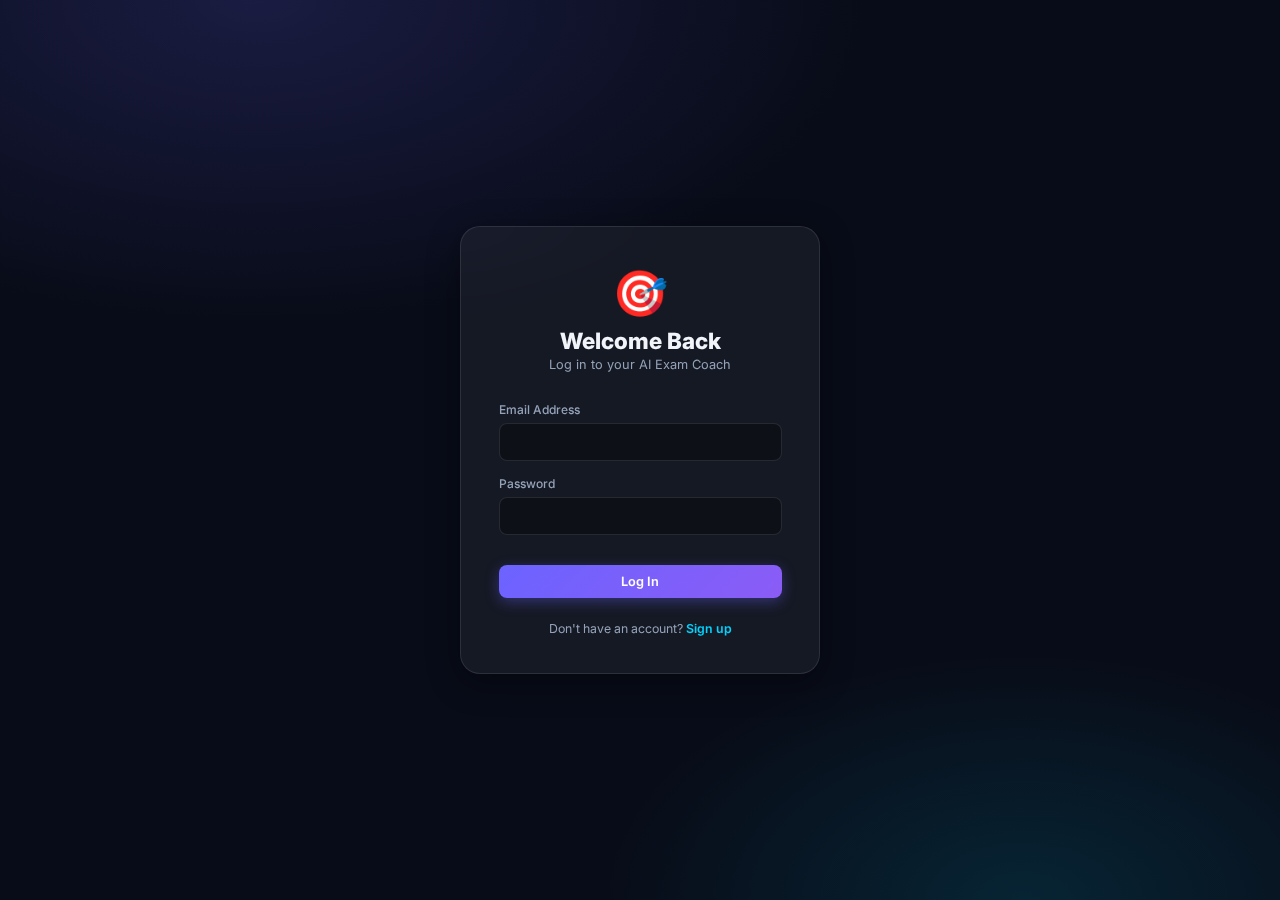
<file: exam-coach/frontend/login.html>
<!DOCTYPE html>
<html lang="en">

<head>
    <meta charset="UTF-8" />
    <meta name="viewport" content="width=device-width, initial-scale=1.0" />
    <title>Login — Exam Coach</title>
    <link rel="preconnect" href="https://fonts.googleapis.com" />
    <link href="https://fonts.googleapis.com/css2?family=Inter:wght@300;400;500;600;700;800&display=swap"
        rel="stylesheet" />
    <link rel="stylesheet" href="style.css" />
</head>

<body class="auth-body">
    <div class="auth-container">
        <div class="auth-card" id="login-card">
            <div class="auth-header">
                <span class="brand-icon">🎯</span>
                <h2>Welcome Back</h2>
                <p>Log in to your AI Exam Coach</p>
            </div>
            <form id="login-form">
                <div class="form-row">
                    <label>Email Address</label>
                    <input type="email" id="login-email" class="input-sm" style="width:100%" required />
                </div>
                <div class="form-row">
                    <label>Password</label>
                    <input type="password" id="login-password" class="input-sm" style="width:100%" required />
                </div>
                <button type="submit" class="btn btn-primary"
                    style="width:100%; justify-content:center; margin-top: 1rem;">Log In</button>
            </form>
            <div class="auth-switch">
                Don't have an account? <a href="#" id="show-register">Sign up</a>
            </div>
        </div>

        <div class="auth-card hidden" id="register-card">
            <div class="auth-header">
                <span class="brand-icon">✨</span>
                <h2>Create Account</h2>
                <p>Start your personalized journey</p>
            </div>
            <form id="register-form">
                <div class="form-row">
                    <label>Full Name</label>
                    <input type="text" id="reg-name" class="input-sm" style="width:100%" required />
                </div>
                <div class="form-row">
                    <label>Email Address</label>
                    <input type="email" id="reg-email" class="input-sm" style="width:100%" required />
                </div>
                <div class="form-row">
                    <label>Password</label>
                    <input type="password" id="reg-password" class="input-sm" style="width:100%" required />
                </div>
                <button type="submit" class="btn btn-primary"
                    style="width:100%; justify-content:center; margin-top: 1rem;">Create Account</button>
            </form>
            <div class="auth-switch">
                Already have an account? <a href="#" id="show-login">Log in</a>
            </div>
        </div>
    </div>

    <div id="toast" class="toast hidden" role="alert"></div>

    <!-- Loader overlay -->
    <div id="loader" class="loader-overlay hidden">
        <div class="loader-spinner"></div>
        <p id="loader-msg">Authenticating…</p>
    </div>

    <script src="auth.js"></script>
</body>

</html>
</file>
<file: exam-coach/frontend/style.css>
/* ══════════════════════════════════════════════════════════════════════════
   Personalized Entrance Exam Coach — Style Sheet
   Theme: Dark Glassmorphism · Accent: Electric Indigo + Cyan
   ══════════════════════════════════════════════════════════════════════════ */

/* ── Variables ──────────────────────────────────────────────────────────── */
:root {
  --bg-dark: #080c18;
  --bg-card: rgba(255, 255, 255, 0.055);
  --bg-card-hov: rgba(255, 255, 255, 0.09);
  --border: rgba(255, 255, 255, 0.10);
  --accent: #6C63FF;
  --accent-glow: rgba(108, 99, 255, 0.35);
  --cyan: #00D4FF;
  --green: #22d3a6;
  --red: #f87171;
  --orange: #fb923c;
  --text-1: #f1f5f9;
  --text-2: #94a3b8;
  --text-3: #64748b;
  --radius-sm: 8px;
  --radius-md: 14px;
  --radius-lg: 20px;
  --shadow: 0 8px 32px rgba(0, 0, 0, 0.4);
  --transition: 0.24s cubic-bezier(.4, 0, .2, 1);
  font-size: 15px;
}

/* ── Reset ──────────────────────────────────────────────────────────────── */
*,
*::before,
*::after {
  box-sizing: border-box;
  margin: 0;
  padding: 0;
}

html {
  scroll-behavior: smooth;
}

body {
  font-family: 'Inter', system-ui, sans-serif;
  background: var(--bg-dark);
  color: var(--text-1);
  min-height: 100vh;
  background-image:
    radial-gradient(ellipse 80% 60% at 20% 0%, rgba(108, 99, 255, 0.18) 0%, transparent 60%),
    radial-gradient(ellipse 60% 50% at 80% 100%, rgba(0, 212, 255, 0.12) 0%, transparent 55%);
  background-attachment: fixed;
}

/* ── Scrollbar ──────────────────────────────────────────────────────────── */
::-webkit-scrollbar {
  width: 6px;
}

::-webkit-scrollbar-track {
  background: transparent;
}

::-webkit-scrollbar-thumb {
  background: var(--border);
  border-radius: 10px;
}

/* ── Header ─────────────────────────────────────────────────────────────── */
.site-header {
  backdrop-filter: blur(20px);
  -webkit-backdrop-filter: blur(20px);
  background: rgba(108, 99, 255, 0.10);
  border-bottom: 1px solid var(--border);
  position: sticky;
  top: 0;
  z-index: 100;
}

.header-inner {
  max-width: 1180px;
  margin: 0 auto;
  padding: 0.9rem 1.5rem;
  display: flex;
  align-items: center;
  justify-content: space-between;
}

.brand {
  display: flex;
  align-items: center;
  gap: 0.75rem;
}

.brand-icon {
  font-size: 2rem;
}

.brand-title {
  font-size: 1.35rem;
  font-weight: 800;
  letter-spacing: -0.5px;
  line-height: 1;
}

.brand-sub {
  font-size: 0.72rem;
  color: var(--text-2);
  margin-top: 2px;
}

.header-meta {
  display: flex;
  align-items: center;
  gap: 0.9rem;
}

.student-label {
  font-size: 0.8rem;
  color: var(--text-2);
}

.badge-ai {
  background: linear-gradient(135deg, var(--accent), var(--cyan));
  color: #fff;
  font-size: 0.7rem;
  font-weight: 700;
  padding: 0.3rem 0.7rem;
  border-radius: 999px;
  animation: pulse-glow 2.5s ease-in-out infinite;
}

@keyframes pulse-glow {

  0%,
  100% {
    box-shadow: 0 0 0 0 var(--accent-glow);
  }

  50% {
    box-shadow: 0 0 0 8px transparent;
  }
}

/* ── Tab Navigation ─────────────────────────────────────────────────────── */
.tab-nav {
  max-width: 1180px;
  margin: 1.2rem auto 0;
  padding: 0 1.5rem;
  display: flex;
  gap: 0.4rem;
  flex-wrap: wrap;
}

.tab-btn {
  background: var(--bg-card);
  border: 1px solid var(--border);
  color: var(--text-2);
  padding: 0.55rem 1.1rem;
  border-radius: var(--radius-sm);
  font-family: inherit;
  font-size: 0.82rem;
  font-weight: 500;
  cursor: pointer;
  transition: var(--transition);
  backdrop-filter: blur(10px);
}

.tab-btn:hover {
  background: var(--bg-card-hov);
  color: var(--text-1);
}

.tab-btn.active {
  background: linear-gradient(135deg, var(--accent), #8B5CF6);
  border-color: transparent;
  color: #fff;
  box-shadow: 0 4px 18px var(--accent-glow);
}

/* ── Main / Panels ──────────────────────────────────────────────────────── */
.main-content {
  max-width: 1180px;
  margin: 1.5rem auto 3rem;
  padding: 0 1.5rem;
}

.tab-panel {
  display: none;
  animation: fadeIn 0.28s ease;
}

.tab-panel.active {
  display: block;
}

@keyframes fadeIn {
  from {
    opacity: 0;
    transform: translateY(8px);
  }

  to {
    opacity: 1;
  }
}

.panel-header {
  margin-bottom: 1.5rem;
}

.panel-header h2 {
  font-size: 1.5rem;
  font-weight: 700;
  margin-bottom: 0.3rem;
}

.panel-header p {
  color: var(--text-2);
  font-size: 0.88rem;
}

/* ── Card ───────────────────────────────────────────────────────────────── */
.card {
  background: var(--bg-card);
  border: 1px solid var(--border);
  border-radius: var(--radius-md);
  backdrop-filter: blur(16px);
  padding: 1.5rem;
  transition: var(--transition);
}

.card:hover {
  border-color: rgba(255, 255, 255, 0.16);
}

/* ── Form Card ──────────────────────────────────────────────────────────── */
.form-card {
  margin-bottom: 1.5rem;
}

.form-row {
  margin-bottom: 1rem;
}

.form-row label {
  display: block;
  font-size: 0.8rem;
  color: var(--text-2);
  margin-bottom: 0.4rem;
  font-weight: 500;
}

textarea,
.input-sm {
  width: 100%;
  background: rgba(0, 0, 0, 0.3);
  border: 1px solid var(--border);
  border-radius: var(--radius-sm);
  color: var(--text-1);
  font-family: monospace;
  font-size: 0.82rem;
  padding: 0.7rem 0.9rem;
  resize: vertical;
  transition: border-color var(--transition);
}

textarea:focus,
.input-sm:focus {
  outline: none;
  border-color: var(--accent);
  box-shadow: 0 0 0 3px var(--accent-glow);
}

.input-sm {
  font-family: inherit;
  width: 80px;
}

/* ── Buttons ─────────────────────────────────────────────────────────────── */
.btn-group {
  display: flex;
  gap: 0.75rem;
  flex-wrap: wrap;
}

.btn {
  padding: 0.6rem 1.25rem;
  border-radius: var(--radius-sm);
  font-family: inherit;
  font-size: 0.85rem;
  font-weight: 600;
  cursor: pointer;
  border: none;
  transition: var(--transition);
  display: inline-flex;
  align-items: center;
  gap: 0.4rem;
}

.btn-primary {
  background: linear-gradient(135deg, var(--accent), #8B5CF6);
  color: #fff;
  box-shadow: 0 4px 14px var(--accent-glow);
}

.btn-primary:hover {
  transform: translateY(-2px);
  box-shadow: 0 6px 22px var(--accent-glow);
}

.btn-secondary {
  background: var(--bg-card);
  border: 1px solid var(--border);
  color: var(--text-1);
}

.btn-secondary:hover {
  background: var(--bg-card-hov);
}

.btn:disabled {
  opacity: 0.5;
  cursor: not-allowed;
  transform: none !important;
}

/* ── Info/Code Card ─────────────────────────────────────────────────────── */
.info-card {
  margin-top: 1rem;
}

.info-card h3 {
  font-size: 0.9rem;
  margin-bottom: 0.75rem;
  color: var(--text-2);
}

.code-block {
  background: rgba(0, 0, 0, 0.45);
  border: 1px solid var(--border);
  border-radius: var(--radius-sm);
  padding: 1rem;
  font-size: 0.76rem;
  color: var(--cyan);
  overflow-x: auto;
  white-space: pre;
}

/* ── Result Box ─────────────────────────────────────────────────────────── */
.result-box {
  border-radius: var(--radius-md);
  padding: 1rem 1.25rem;
  margin-bottom: 1.5rem;
  font-size: 0.88rem;
  line-height: 1.6;
  border-left: 4px solid var(--green);
  background: rgba(34, 211, 166, 0.08);
}

.result-box.error {
  border-color: var(--red);
  background: rgba(248, 113, 113, 0.08);
}

/* ── Stat Cards ─────────────────────────────────────────────────────────── */
.stats-row {
  display: grid;
  grid-template-columns: repeat(auto-fit, minmax(140px, 1fr));
  gap: 1rem;
  margin-bottom: 1.5rem;
}

.stat-card {
  background: var(--bg-card);
  border: 1px solid var(--border);
  border-radius: var(--radius-md);
  padding: 1.2rem 1rem;
  text-align: center;
  backdrop-filter: blur(12px);
}

.stat-val {
  display: block;
  font-size: 2rem;
  font-weight: 800;
  background: linear-gradient(135deg, var(--accent), var(--cyan));
  -webkit-background-clip: text;
  -webkit-text-fill-color: transparent;
}

.stat-label {
  display: block;
  font-size: 0.73rem;
  color: var(--text-2);
  margin-top: 0.3rem;
}

/* ── Topics Grid ────────────────────────────────────────────────────────── */
.topics-grid {
  display: grid;
  grid-template-columns: repeat(auto-fill, minmax(320px, 1fr));
  gap: 1rem;
}

.topic-card {
  background: var(--bg-card);
  border: 1px solid var(--border);
  border-radius: var(--radius-md);
  padding: 1.1rem 1.25rem;
  backdrop-filter: blur(12px);
  transition: var(--transition);
  position: relative;
  overflow: hidden;
}

.topic-card::before {
  content: '';
  position: absolute;
  left: 0;
  top: 0;
  bottom: 0;
  width: 4px;
}

.topic-card.weak::before {
  background: linear-gradient(180deg, var(--red), var(--orange));
}

.topic-card.strong::before {
  background: linear-gradient(180deg, var(--green), var(--cyan));
}

.topic-card:hover {
  transform: translateY(-3px);
  box-shadow: var(--shadow);
}

.topic-rank {
  font-size: 0.68rem;
  font-weight: 700;
  text-transform: uppercase;
  color: var(--text-3);
  margin-bottom: 0.3rem;
}

.topic-title {
  font-size: 1rem;
  font-weight: 700;
  margin-bottom: 0.15rem;
}

.topic-subject-tag {
  display: inline-block;
  font-size: 0.65rem;
  font-weight: 600;
  padding: 0.2rem 0.5rem;
  border-radius: 999px;
  margin-bottom: 0.75rem;
}

.tag-physics {
  background: rgba(108, 99, 255, 0.2);
  color: #a5b4fc;
}

.tag-chemistry {
  background: rgba(0, 212, 255, 0.15);
  color: #67e8f9;
}

.tag-mathematics {
  background: rgba(251, 146, 60, 0.2);
  color: #fdba74;
}

.tag-default {
  background: rgba(100, 116, 139, 0.2);
  color: var(--text-2);
}

.score-row {
  display: grid;
  grid-template-columns: 1fr 1fr 1fr;
  gap: 0.5rem;
}

.score-item label {
  display: block;
  font-size: 0.62rem;
  color: var(--text-3);
  margin-bottom: 2px;
}

.score-item span {
  font-size: 0.9rem;
  font-weight: 700;
}

.ws-bar-wrap {
  margin-top: 0.75rem;
}

.ws-bar-track {
  background: rgba(255, 255, 255, 0.07);
  border-radius: 99px;
  height: 7px;
  overflow: hidden;
}

.ws-bar-fill {
  height: 100%;
  border-radius: 99px;
  transition: width 0.8s ease;
}

.ws-label {
  font-size: 0.65rem;
  color: var(--text-2);
  margin-top: 0.3rem;
  display: flex;
  justify-content: space-between;
}

/* ── Study Plan ─────────────────────────────────────────────────────────── */
.plan-container {
  display: flex;
  flex-direction: column;
  gap: 1rem;
}

.day-card {
  background: var(--bg-card);
  border: 1px solid var(--border);
  border-radius: var(--radius-md);
  overflow: hidden;
  backdrop-filter: blur(12px);
  transition: var(--transition);
}

.day-header {
  display: flex;
  align-items: center;
  justify-content: space-between;
  padding: 1rem 1.25rem;
  cursor: pointer;
  background: rgba(108, 99, 255, 0.07);
}

.day-header:hover {
  background: rgba(108, 99, 255, 0.12);
}

.day-num {
  font-size: 0.7rem;
  font-weight: 700;
  color: var(--accent);
  text-transform: uppercase;
}

.day-focus {
  font-size: 1rem;
  font-weight: 700;
}

.day-meta {
  display: flex;
  gap: 1rem;
  font-size: 0.78rem;
  color: var(--text-2);
}

.day-meta span {
  display: flex;
  align-items: center;
  gap: 0.3rem;
}

.day-chevron {
  transition: transform var(--transition);
  color: var(--text-3);
}

.day-card.open .day-chevron {
  transform: rotate(180deg);
}

.day-body {
  display: none;
  padding: 1.25rem;
  border-top: 1px solid var(--border);
}

.day-card.open .day-body {
  display: block;
}

.blocks-list {
  list-style: none;
  margin-bottom: 1rem;
}

.blocks-list li {
  padding: 0.45rem 0.6rem;
  margin-bottom: 0.35rem;
  background: rgba(108, 99, 255, 0.07);
  border-radius: var(--radius-sm);
  font-size: 0.83rem;
  display: flex;
  align-items: center;
  gap: 0.5rem;
}

.blocks-list li::before {
  content: '✓';
  color: var(--green);
  font-weight: 700;
}

.day-tip {
  font-size: 0.82rem;
  color: var(--cyan);
  font-style: italic;
  padding: 0.6rem 0.9rem;
  border-left: 3px solid var(--cyan);
  background: rgba(0, 212, 255, 0.06);
  border-radius: 0 var(--radius-sm) var(--radius-sm) 0;
}

/* ── Recommendations ────────────────────────────────────────────────────── */
.recs-container {
  display: flex;
  flex-direction: column;
  gap: 1.5rem;
}

.rec-card {
  background: var(--bg-card);
  border: 1px solid var(--border);
  border-radius: var(--radius-md);
  padding: 1.5rem;
  backdrop-filter: blur(12px);
}

.rec-header {
  display: flex;
  align-items: flex-start;
  justify-content: space-between;
  margin-bottom: 1rem;
  flex-wrap: wrap;
  gap: 0.5rem;
}

.rec-title {
  font-size: 1.1rem;
  font-weight: 700;
}

.why-box {
  font-size: 0.82rem;
  color: var(--text-2);
  line-height: 1.6;
  margin-bottom: 1rem;
  padding: 0.7rem 1rem;
  background: rgba(251, 146, 60, 0.08);
  border-left: 3px solid var(--orange);
  border-radius: 0 var(--radius-sm) var(--radius-sm) 0;
}

.rec-sections {
  display: grid;
  grid-template-columns: repeat(auto-fit, minmax(220px, 1fr));
  gap: 1rem;
  margin-bottom: 1rem;
}

.rec-section h4 {
  font-size: 0.75rem;
  font-weight: 700;
  text-transform: uppercase;
  color: var(--text-2);
  margin-bottom: 0.5rem;
  letter-spacing: 0.05em;
}

.rec-section ul {
  list-style: none;
}

.rec-section ul li {
  font-size: 0.81rem;
  color: var(--text-1);
  padding: 0.3rem 0;
  border-bottom: 1px solid rgba(255, 255, 255, 0.05);
  display: flex;
  align-items: flex-start;
  gap: 0.4rem;
}

.rec-section ul li::before {
  content: '→';
  color: var(--accent);
  flex-shrink: 0;
}

.resources-row {
  display: flex;
  gap: 0.6rem;
  flex-wrap: wrap;
  margin-bottom: 1rem;
}

.resource-chip {
  padding: 0.35rem 0.8rem;
  border-radius: 999px;
  font-size: 0.75rem;
  font-weight: 600;
  text-decoration: none;
  transition: var(--transition);
  border: 1px solid;
}

.resource-chip.youtube {
  border-color: #ef4444;
  color: #fca5a5;
  background: rgba(239, 68, 68, 0.1);
}

.resource-chip.youtube:hover {
  background: rgba(239, 68, 68, 0.2);
}

.resource-chip.article {
  border-color: var(--cyan);
  color: var(--cyan);
  background: rgba(0, 212, 255, 0.08);
}

.resource-chip.article:hover {
  background: rgba(0, 212, 255, 0.16);
}

.rec-tip {
  font-size: 0.82rem;
  color: var(--green);
  font-style: italic;
  padding: 0.6rem 0.9rem;
  border-left: 3px solid var(--green);
  background: rgba(34, 211, 166, 0.06);
  border-radius: 0 var(--radius-sm) var(--radius-sm) 0;
}

/* ── Charts ─────────────────────────────────────────────────────────────── */
.charts-grid {
  display: grid;
  grid-template-columns: repeat(auto-fit, minmax(480px, 1fr));
  gap: 1.25rem;
}

.chart-card h3 {
  font-size: 0.9rem;
  font-weight: 600;
  color: var(--text-2);
  margin-bottom: 1rem;
}

.chart-wrap {
  position: relative;
  height: 240px;
}

/* ── Placeholder ─────────────────────────────────────────────────────────── */
.placeholder-msg {
  text-align: center;
  color: var(--text-3);
  font-size: 0.9rem;
  padding: 3rem 1rem;
  background: var(--bg-card);
  border: 1px dashed var(--border);
  border-radius: var(--radius-md);
}

/* ── Toast ──────────────────────────────────────────────────────────────── */
.toast {
  position: fixed;
  bottom: 1.5rem;
  right: 1.5rem;
  z-index: 9999;
  background: #1e293b;
  border: 1px solid var(--border);
  color: var(--text-1);
  padding: 0.75rem 1.25rem;
  border-radius: var(--radius-md);
  font-size: 0.85rem;
  box-shadow: var(--shadow);
  animation: slideUp 0.3s ease;
  max-width: 360px;
}

.toast.success {
  border-color: var(--green);
}

.toast.error {
  border-color: var(--red);
}

.toast.hidden {
  display: none;
}

@keyframes slideUp {
  from {
    opacity: 0;
    transform: translateY(16px);
  }

  to {
    opacity: 1;
  }
}

/* ── Loader ─────────────────────────────────────────────────────────────── */
.loader-overlay {
  position: fixed;
  inset: 0;
  z-index: 9998;
  background: rgba(8, 12, 24, 0.75);
  backdrop-filter: blur(6px);
  display: flex;
  flex-direction: column;
  align-items: center;
  justify-content: center;
  gap: 1rem;
}

.loader-overlay.hidden {
  display: none;
}

.loader-spinner {
  width: 52px;
  height: 52px;
  border-radius: 50%;
  border: 3px solid rgba(108, 99, 255, 0.2);
  border-top-color: var(--accent);
  animation: spin 0.8s linear infinite;
}

@keyframes spin {
  to {
    transform: rotate(360deg);
  }
}

#loader-msg {
  color: var(--text-2);
  font-size: 0.9rem;
}

/* ── Hidden ─────────────────────────────────────────────────────────────── */
.hidden {
  display: none !important;
}

/* ── Responsive ─────────────────────────────────────────────────────────── */
@media (max-width: 640px) {
  .charts-grid {
    grid-template-columns: 1fr;
  }

  .brand-sub {
    display: none;
  }

  .day-meta {
    display: none;
  }
}

/* ── Auth System ────────────────────────────────────────────────────────── */
.auth-body {
  display: flex;
  align-items: center;
  justify-content: center;
  min-height: 100vh;
}

.auth-container {
  width: 100%;
  max-width: 420px;
  padding: 2rem;
}

.auth-card {
  background: var(--bg-card);
  border: 1px solid var(--border);
  border-radius: var(--radius-lg);
  backdrop-filter: blur(24px);
  padding: 2.5rem;
  box-shadow: var(--shadow);
  animation: fadeIn 0.4s ease;
}

.auth-header {
  text-align: center;
  margin-bottom: 2rem;
}

.auth-header .brand-icon {
  font-size: 3rem;
  display: block;
  margin-bottom: 0.5rem;
}

.auth-header h2 {
  font-size: 1.5rem;
  font-weight: 800;
  margin-bottom: 0.2rem;
}

.auth-header p {
  color: var(--text-2);
  font-size: 0.85rem;
}

.auth-switch {
  text-align: center;
  margin-top: 1.5rem;
  font-size: 0.82rem;
  color: var(--text-2);
}

.auth-switch a {
  color: var(--cyan);
  text-decoration: none;
  font-weight: 600;
  transition: var(--transition);
}

.auth-switch a:hover {
  text-decoration: underline;
  color: #fff;
}
</file>
